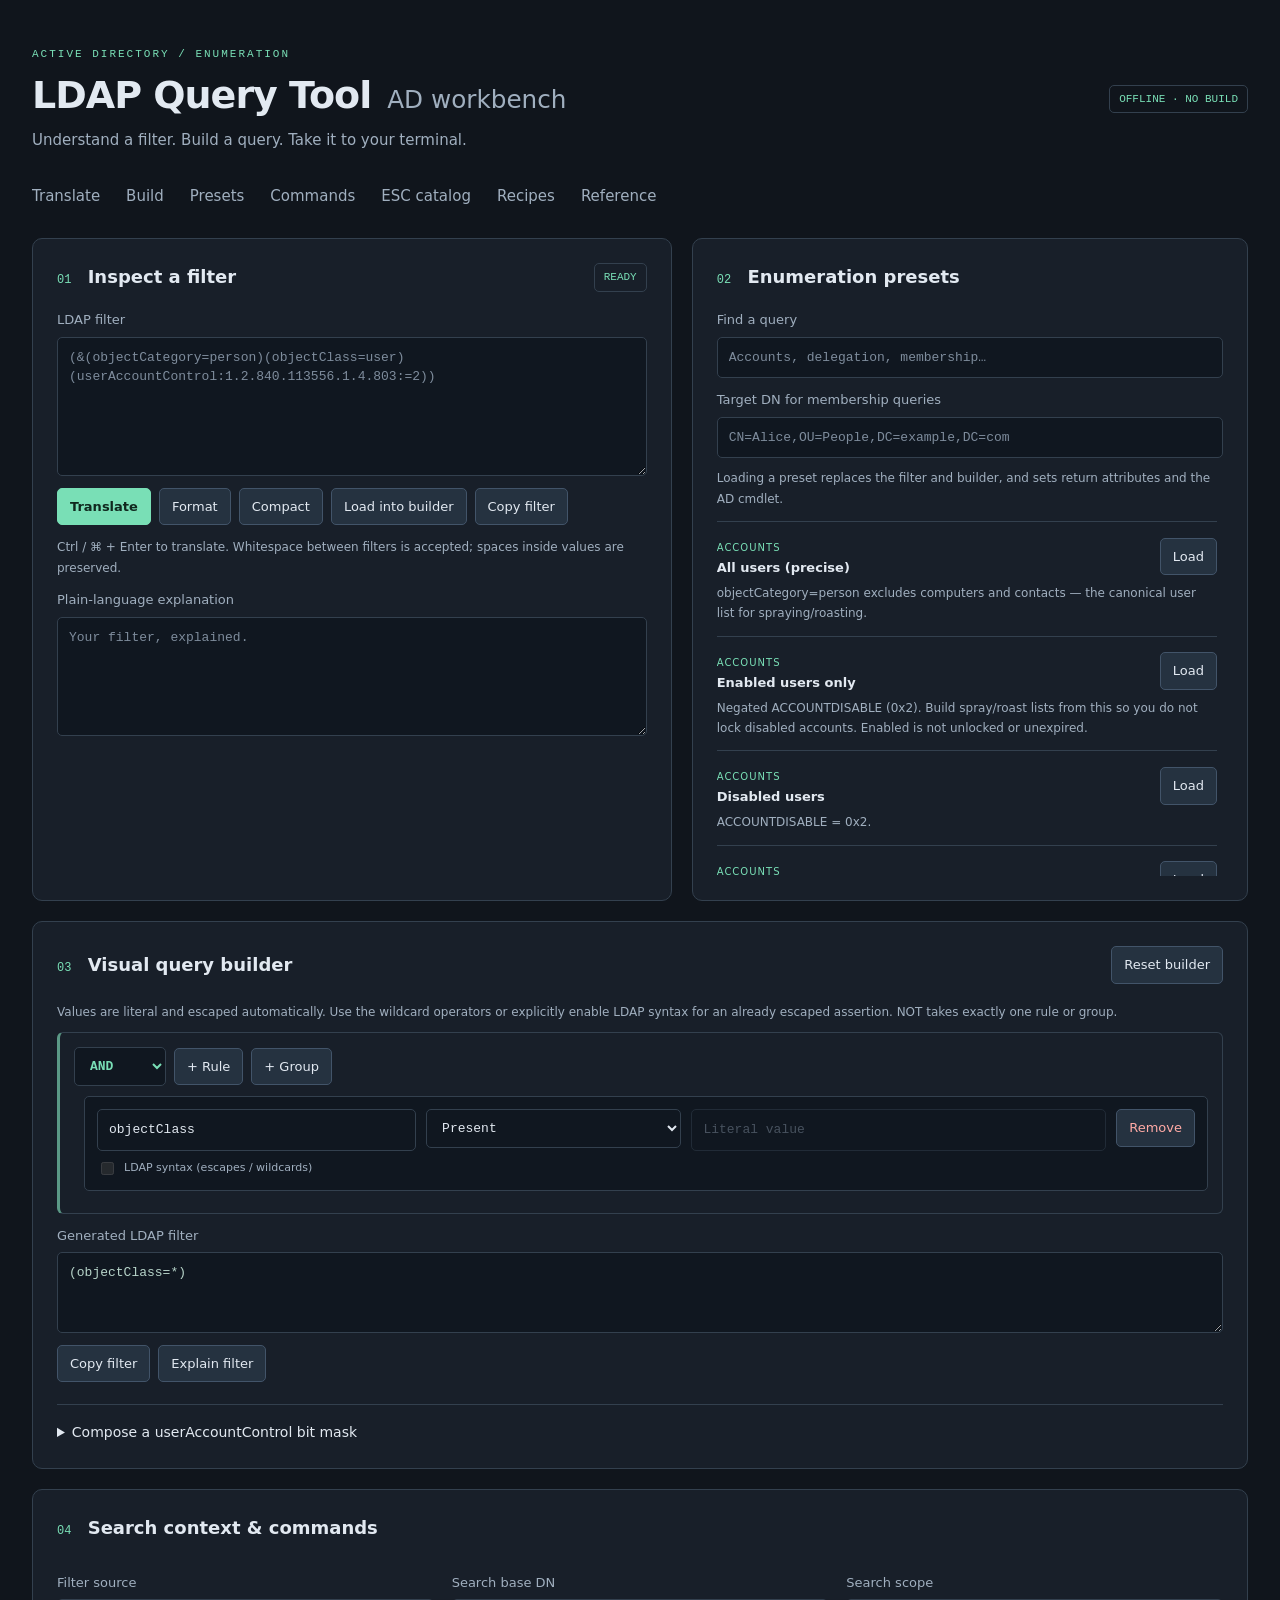
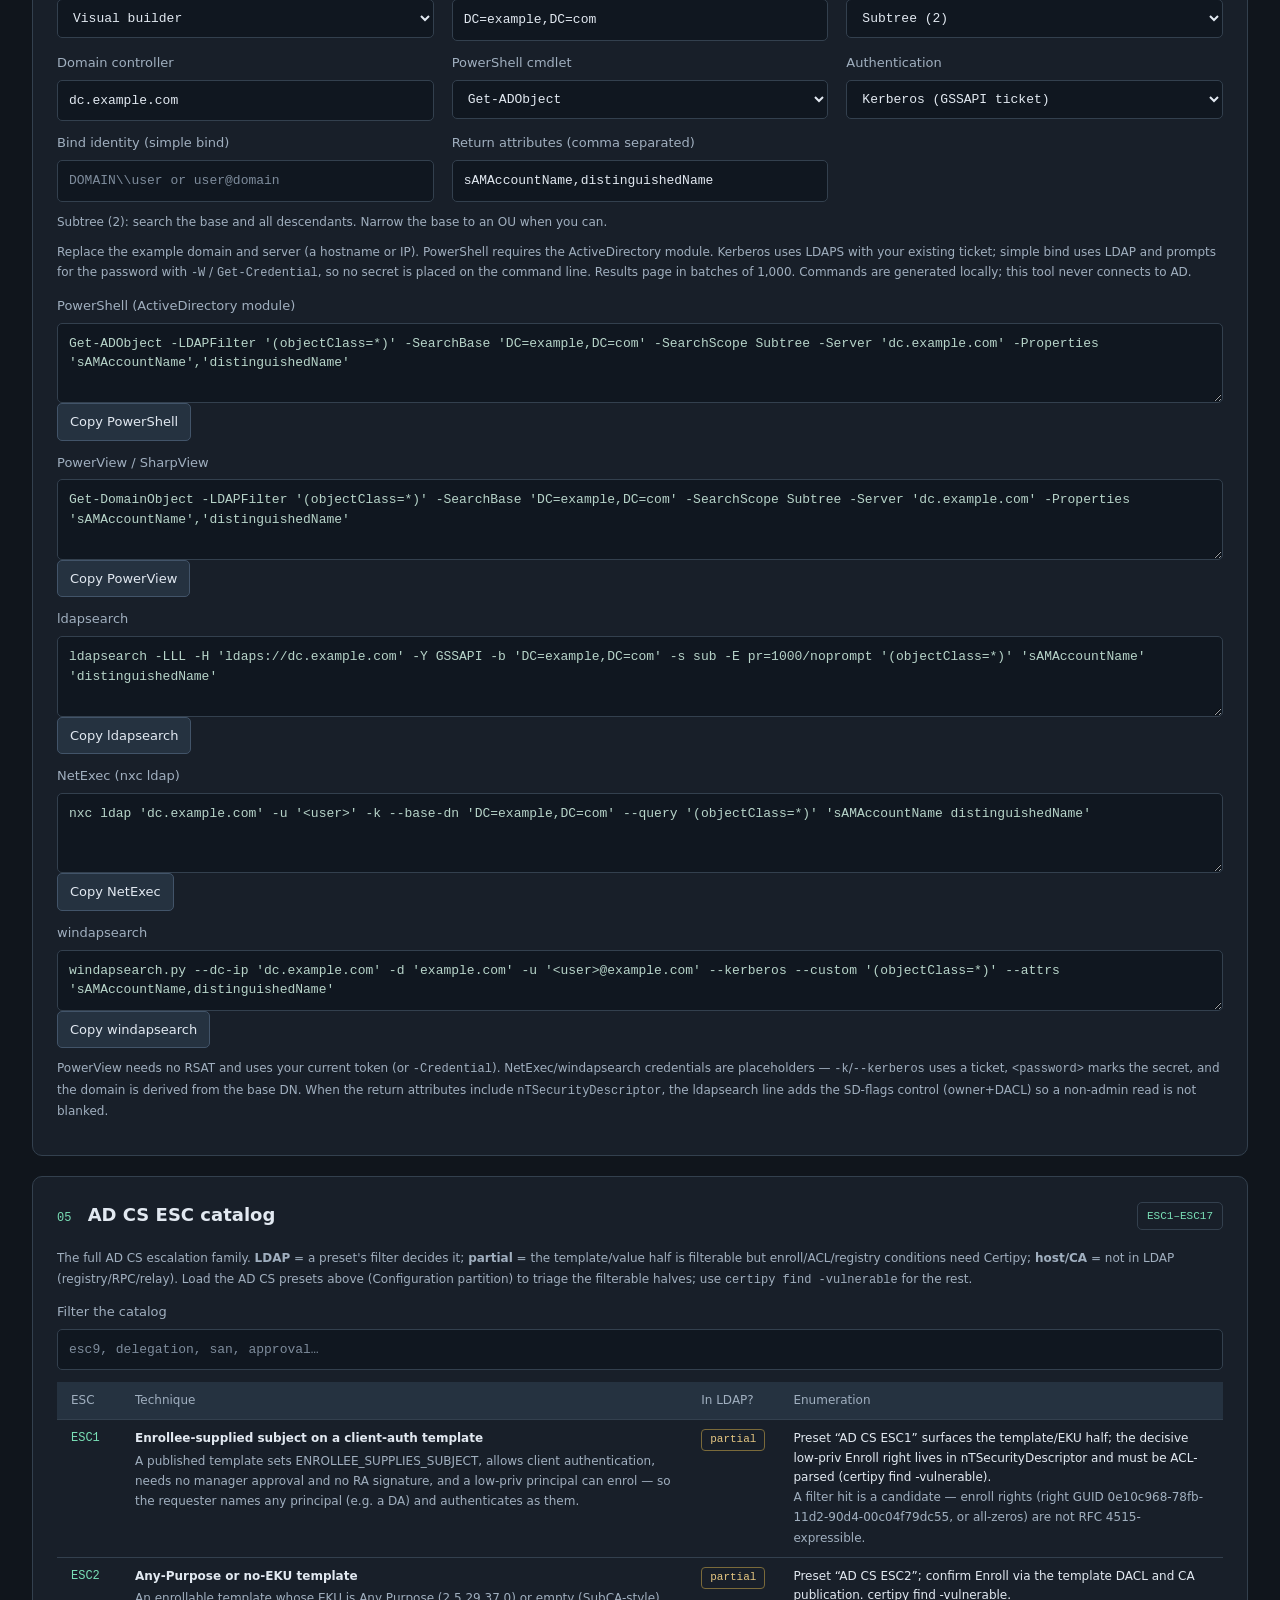
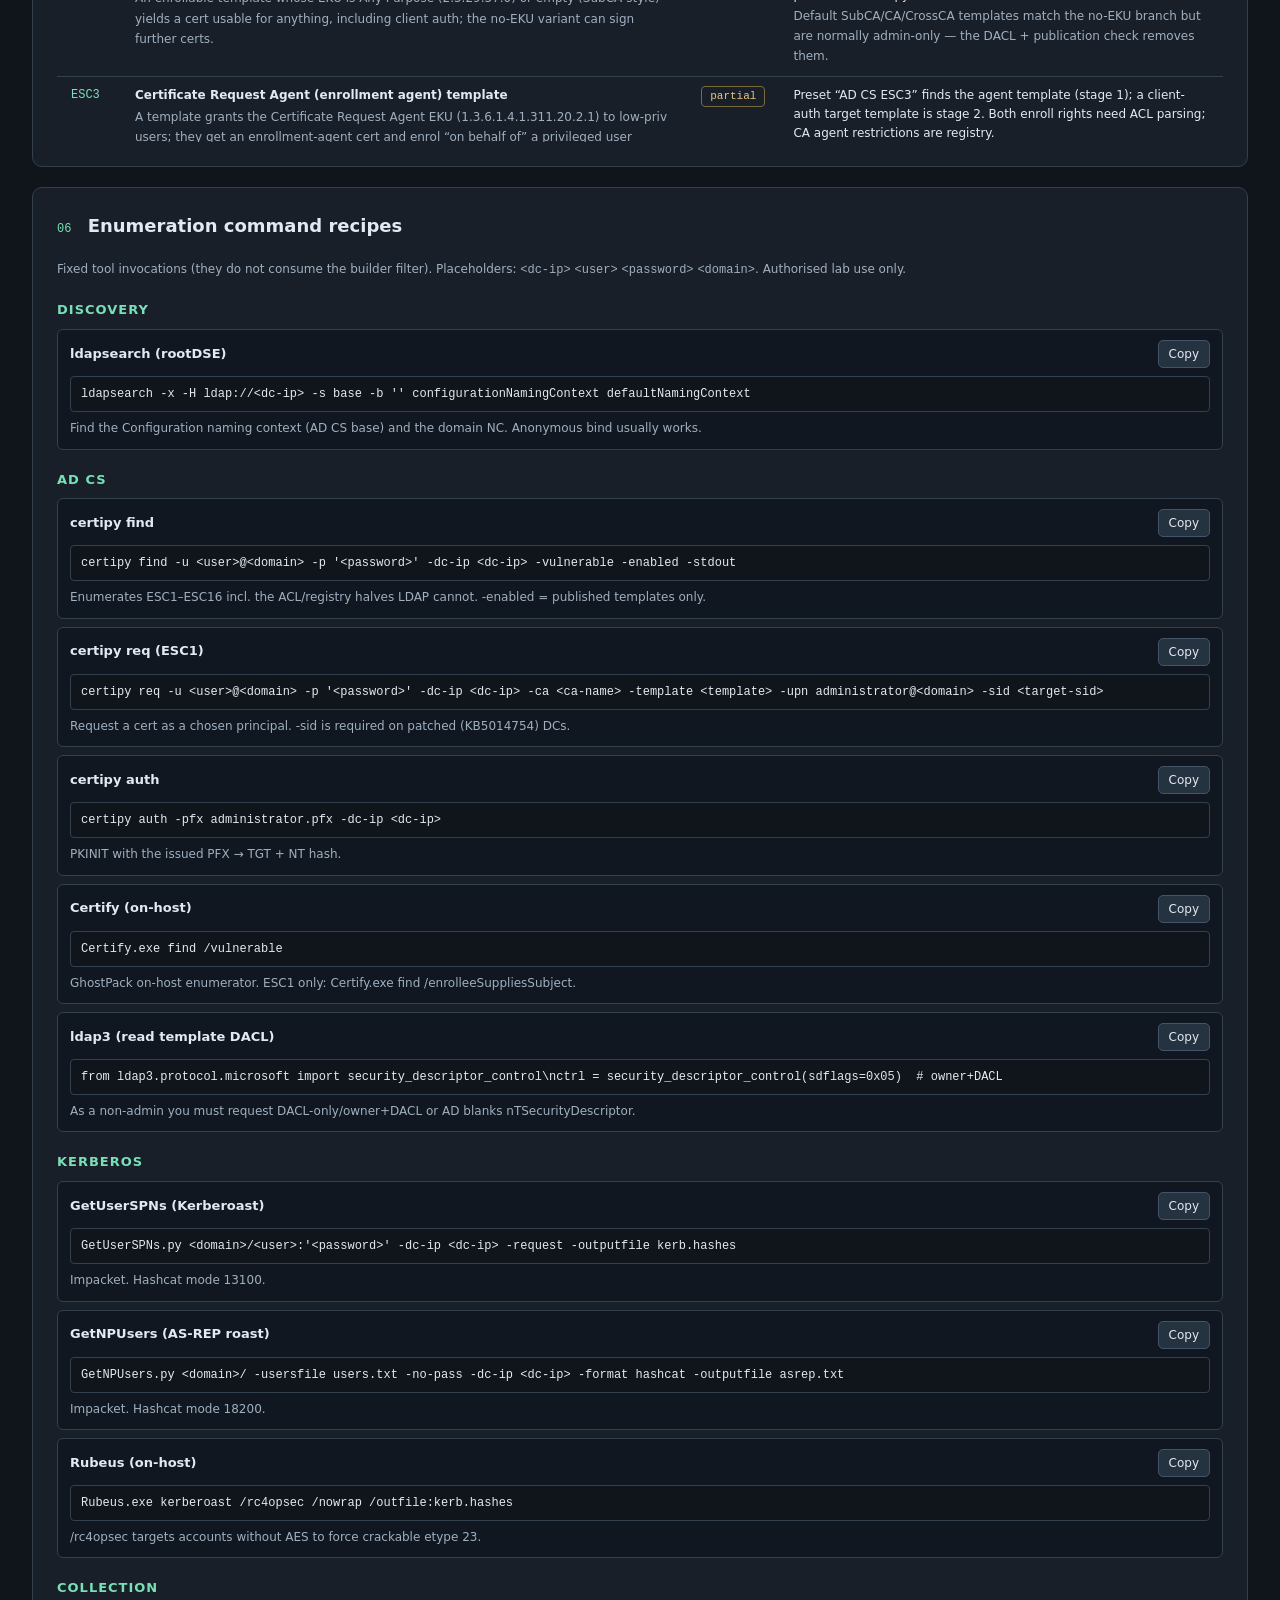
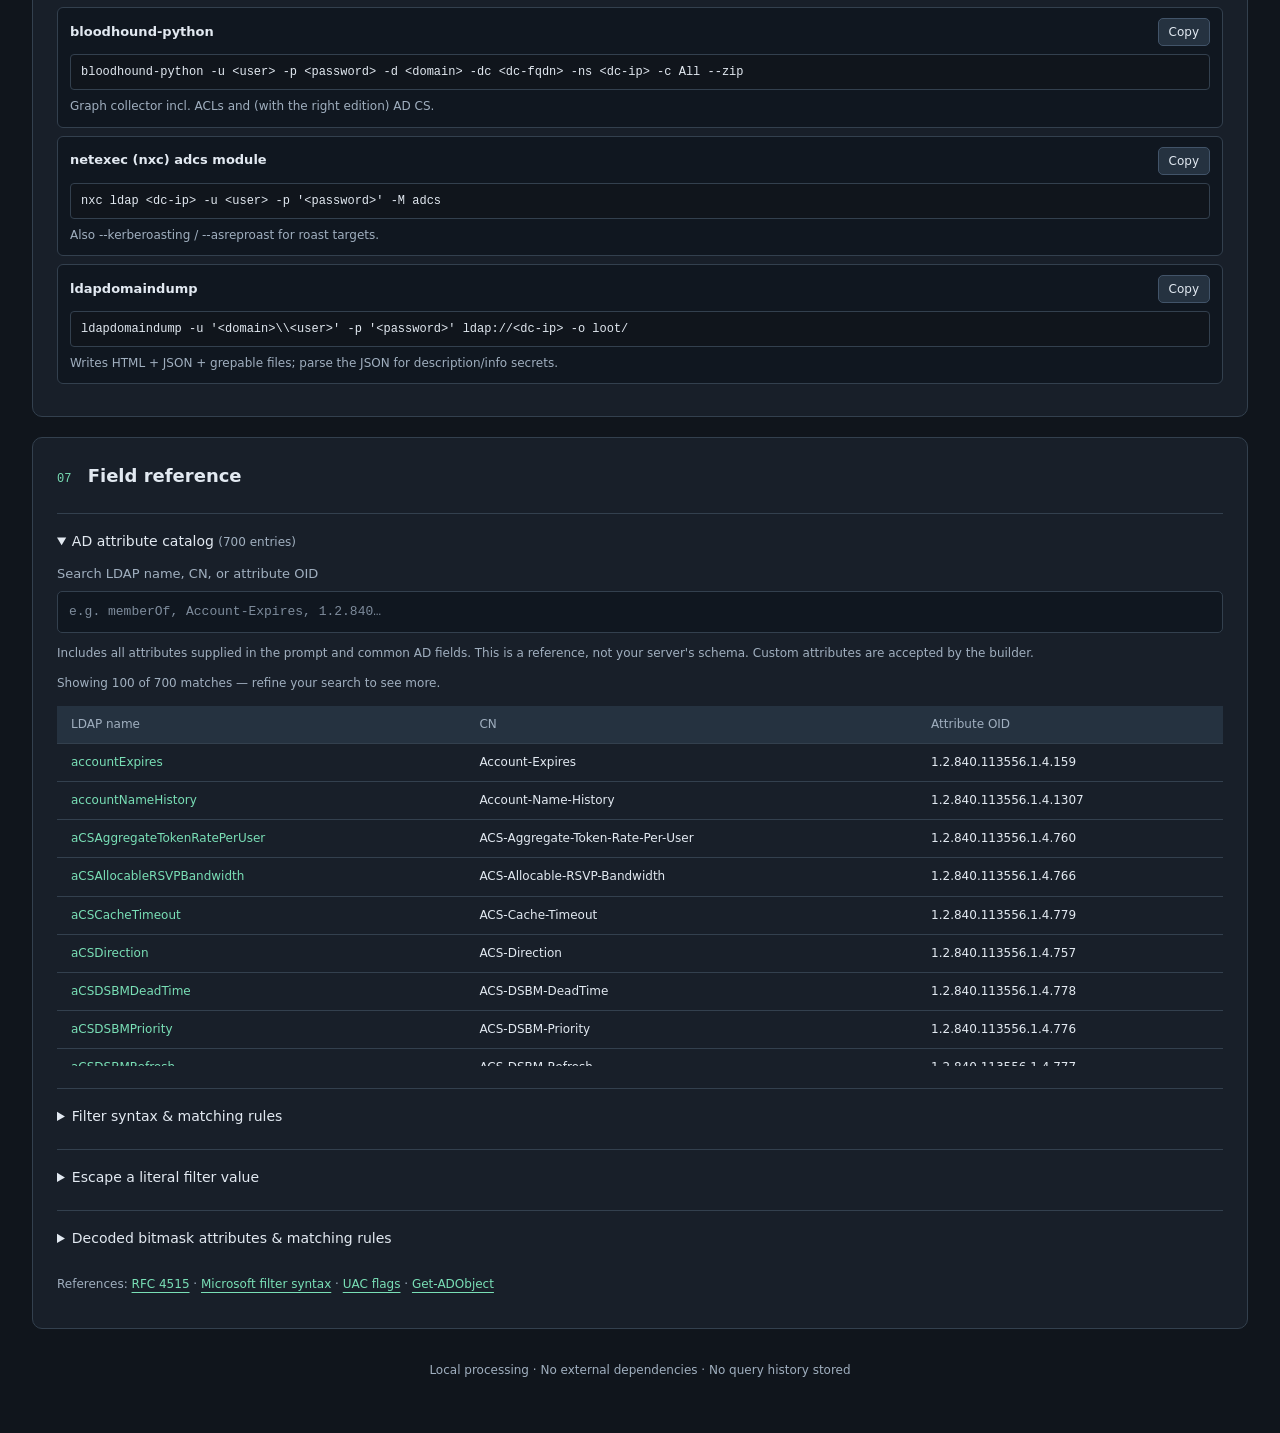
<file: index.html>
<!DOCTYPE html>
<html lang="en">
<head>
    <meta charset="UTF-8">
    <meta name="viewport" content="width=device-width, initial-scale=1.0">
    <meta name="description" content="An offline LDAP filter workbench for Active Directory enumeration.">
    <title>LDAP Query Tool · AD Workbench</title>
    <link rel="stylesheet" href="styles.css">
</head>
<body>
<main class="container">
    <header class="page-header">
        <div><p class="eyebrow">ACTIVE DIRECTORY / ENUMERATION</p><h1>LDAP Query Tool<span>AD workbench</span></h1><p>Understand a filter. Build a query. Take it to your terminal.</p></div>
        <span class="badge">OFFLINE · NO BUILD</span>
    </header>
    <nav aria-label="Workbench sections"><a href="#translator-section">Translate</a><a href="#builder-section">Build</a><a href="#presets-section">Presets</a><a href="#commands-section">Commands</a><a href="#adcs-section">ESC catalog</a><a href="#recipes-section">Recipes</a><a href="#reference-section">Reference</a></nav>
    <div class="workspace">
        <section id="translator-section" class="card">
            <div class="section-title"><h2><span>01</span> Inspect a filter</h2><span id="filter-status" class="badge">READY</span></div>
            <label for="ldap-input">LDAP filter</label>
            <textarea id="ldap-input" rows="6" spellcheck="false" placeholder="(&(objectCategory=person)(objectClass=user)(userAccountControl:1.2.840.113556.1.4.803:=2))"></textarea>
            <div class="toolbar"><button id="translate-btn" class="primary">Translate</button><button id="format-btn">Format</button><button id="compact-btn">Compact</button><button id="import-btn">Load into builder</button><button data-copy="ldap-input">Copy filter</button></div>
            <p class="hint">Ctrl / ⌘ + Enter to translate. Whitespace between filters is accepted; spaces inside values are preserved.</p>
            <div id="translator-error" class="error-msg" role="alert"></div>
            <label for="human-output">Plain-language explanation</label>
            <textarea id="human-output" rows="5" readonly placeholder="Your filter, explained."></textarea>
            <ul id="filter-notes" class="notes"></ul>
        </section>
        <section id="presets-section" class="card">
            <div class="section-title"><h2><span>02</span> Enumeration presets</h2></div>
            <label for="preset-search">Find a query</label><input id="preset-search" type="search" placeholder="Accounts, delegation, membership…">
            <label for="preset-dn">Target DN for membership queries</label><input id="preset-dn" type="text" placeholder="CN=Alice,OU=People,DC=example,DC=com" spellcheck="false">
            <p class="hint">Loading a preset replaces the filter and builder, and sets return attributes and the AD cmdlet.</p>
            <div id="preset-error" class="error-msg" role="alert"></div>
            <div id="preset-list" class="preset-list"></div>
        </section>
    </div>
    <section id="builder-section" class="card">
        <div class="section-title"><h2><span>03</span> Visual query builder</h2><button id="reset-builder">Reset builder</button></div>
        <p class="hint">Values are literal and escaped automatically. Use the wildcard operators or explicitly enable LDAP syntax for an already escaped assertion. NOT takes exactly one rule or group.</p>
        <div id="query-builder-root"></div>
        <div id="builder-error" class="error-msg" role="alert"></div>
        <label for="builder-output">Generated LDAP filter</label><textarea id="builder-output" rows="3" readonly></textarea>
        <div class="toolbar"><button data-copy="builder-output">Copy filter</button><button id="inspect-builder">Explain filter</button></div>
        <details><summary>Compose a userAccountControl bit mask</summary>
            <p class="hint">Select flags, then add an extensible rule to the root group. Decimal masks are required by AD.</p>
            <div id="uac-flags" class="flag-grid"></div>
            <div class="toolbar"><label for="uac-mode">Match</label><select id="uac-mode"><option value="and">All selected bits (803)</option><option value="or">Any selected bit (804)</option></select><output id="uac-mask">0</output><button id="add-uac">Add mask to builder</button></div>
            <div id="uac-error" class="error-msg" role="alert"></div>
        </details>
    </section>
    <section id="commands-section" class="card">
        <div class="section-title"><h2><span>04</span> Search context &amp; commands</h2></div>
        <div class="form-grid">
            <div><label for="command-source">Filter source</label><select id="command-source"><option value="builder">Visual builder</option><option value="translator">Filter input</option></select></div>
            <div><label for="search-base">Search base DN</label><input id="search-base" type="text" value="DC=example,DC=com" spellcheck="false"></div>
            <div><label for="search-scope">Search scope</label><select id="search-scope"><option value="Base">Base (0)</option><option value="OneLevel">OneLevel (1)</option><option value="Subtree" selected>Subtree (2)</option></select></div>
            <div><label for="server">Domain controller</label><input id="server" type="text" value="dc.example.com" spellcheck="false"></div>
            <div><label for="cmdlet">PowerShell cmdlet</label><select id="cmdlet"><option>Get-ADObject</option><option>Get-ADUser</option><option>Get-ADComputer</option><option>Get-ADGroup</option></select></div>
            <div><label for="auth">Authentication</label><select id="auth"><option value="gssapi">Kerberos (GSSAPI ticket)</option><option value="simple">Simple bind (user + password)</option></select></div>
            <div><label for="bind-user">Bind identity (simple bind)</label><input id="bind-user" type="text" placeholder="DOMAIN\\user or user@domain" spellcheck="false"></div>
            <div><label for="properties">Return attributes (comma separated)</label><input id="properties" type="text" value="sAMAccountName,distinguishedName" spellcheck="false"></div>
        </div>
        <p id="scope-help" class="hint"></p>
        <p class="hint">Replace the example domain and server (a hostname or IP). PowerShell requires the ActiveDirectory module. Kerberos uses LDAPS with your existing ticket; simple bind uses LDAP and prompts for the password with <code>-W</code> / <code>Get-Credential</code>, so no secret is placed on the command line. Results page in batches of 1,000. Commands are generated locally; this tool never connects to AD.</p>
        <div id="command-error" class="error-msg" role="alert"></div>
        <label for="powershell-output">PowerShell (ActiveDirectory module)</label><textarea id="powershell-output" rows="3" readonly></textarea><button data-copy="powershell-output">Copy PowerShell</button>
        <label for="powerview-output">PowerView / SharpView</label><textarea id="powerview-output" rows="3" readonly></textarea><button data-copy="powerview-output">Copy PowerView</button>
        <label for="ldapsearch-output">ldapsearch</label><textarea id="ldapsearch-output" rows="3" readonly></textarea><button data-copy="ldapsearch-output">Copy ldapsearch</button>
        <label for="netexec-output">NetExec (nxc ldap)</label><textarea id="netexec-output" rows="3" readonly></textarea><button data-copy="netexec-output">Copy NetExec</button>
        <label for="windapsearch-output">windapsearch</label><textarea id="windapsearch-output" rows="2" readonly></textarea><button data-copy="windapsearch-output">Copy windapsearch</button>
        <p class="hint">PowerView needs no RSAT and uses your current token (or <code>-Credential</code>). NetExec/windapsearch credentials are placeholders — <code>-k</code>/<code>--kerberos</code> uses a ticket, <code>&lt;password&gt;</code> marks the secret, and the domain is derived from the base DN. When the return attributes include <code>nTSecurityDescriptor</code>, the ldapsearch line adds the SD-flags control (owner+DACL) so a non-admin read is not blanked.</p>
    </section>
    <section id="adcs-section" class="card">
        <div class="section-title"><h2><span>05</span> AD CS ESC catalog</h2><span class="badge">ESC1–ESC17</span></div>
        <p class="hint">The full AD CS escalation family. <b>LDAP</b> = a preset's filter decides it; <b>partial</b> = the template/value half is filterable but enroll/ACL/registry conditions need Certipy; <b>host/CA</b> = not in LDAP (registry/RPC/relay). Load the AD CS presets above (Configuration partition) to triage the filterable halves; use <code>certipy find -vulnerable</code> for the rest.</p>
        <label for="esc-search">Filter the catalog</label><input id="esc-search" type="search" placeholder="esc9, delegation, san, approval…">
        <div class="table-scroll"><table><thead><tr><th>ESC</th><th>Technique</th><th>In&nbsp;LDAP?</th><th>Enumeration</th></tr></thead><tbody id="esc-catalog"></tbody></table></div>
    </section>
    <section id="recipes-section" class="card">
        <div class="section-title"><h2><span>06</span> Enumeration command recipes</h2></div>
        <p class="hint">Fixed tool invocations (they do not consume the builder filter). Placeholders: <code>&lt;dc-ip&gt;</code> <code>&lt;user&gt;</code> <code>&lt;password&gt;</code> <code>&lt;domain&gt;</code>. Authorised lab use only.</p>
        <div id="recipe-list"></div>
    </section>
    <section id="reference-section" class="card">
        <div class="section-title"><h2><span>07</span> Field reference</h2></div>
        <details open><summary>AD attribute catalog <span id="attribute-count"></span></summary>
            <label for="attribute-search">Search LDAP name, CN, or attribute OID</label><input id="attribute-search" type="search" placeholder="e.g. memberOf, Account-Expires, 1.2.840…">
            <p class="hint">Includes all attributes supplied in the prompt and common AD fields. This is a reference, not your server's schema. Custom attributes are accepted by the builder.</p>
            <p id="attribute-results" class="hint" aria-live="polite"></p><div class="table-scroll"><table><thead><tr><th>LDAP name</th><th>CN</th><th>Attribute OID</th></tr></thead><tbody id="attribute-table"></tbody></table></div>
        </details>
        <details><summary>Filter syntax &amp; matching rules</summary>
            <div class="table-scroll"><table><thead><tr><th>Intent</th><th>Syntax</th><th>Meaning</th></tr></thead><tbody>
                <tr><td>AND / OR / NOT</td><td><code>(&amp;(a=1)(b=2)) / (|(a=1)(b=2)) / (!(a=1))</code></td><td>AND and OR require children. NOT requires exactly one.</td></tr>
                <tr><td>Equality / inequality</td><td><code>(cn=Alice) / (!(cn=Alice))</code></td><td>Negate an equality filter for not equal.</td></tr>
                <tr><td>Presence / absence</td><td><code>(description=*) / (!(description=*))</code></td><td>Whether an attribute has a value.</td></tr>
                <tr><td>Comparison</td><td><code>(logonCount&gt;=10) / (logonCount&lt;=10) / (cn~=Alice)</code></td><td>Bare &gt; and &lt; are invalid. Approximate matching depends on server support.</td></tr>
                <tr><td>Substrings</td><td><code>(cn=Al*) / (cn=*ice) / (cn=*lic*)</code></td><td>Starts with / ends with / contains. Escape a literal star as \2a.</td></tr>
                <tr><td>Bitwise AND</td><td><code>1.2.840.113556.1.4.803</code></td><td>All mask bits must be set.</td></tr>
                <tr><td>Bitwise OR</td><td><code>1.2.840.113556.1.4.804</code></td><td>At least one mask bit must be set.</td></tr>
                <tr><td>Recursive DN match</td><td><code>1.2.840.113556.1.4.1941</code></td><td>Follows DN links such as member or memberOf.</td></tr>
                <tr><td>Extensible match</td><td><code>(userAccountControl:1.2.840.113556.1.4.803:=2)</code></td><td>Optional :dn includes DN attributes. Other matching rules depend on the directory.</td></tr>
            </tbody></table></div>
        </details>
        <details><summary>Escape a literal filter value</summary>
            <p class="hint">Filter escaping: * → \2a, ( → \28, ) → \29, backslash → \5c, NUL → \00. DN escaping is a separate layer: enter an already formed DN as a literal value.</p>
            <label for="escape-input">Literal value</label><input id="escape-input" type="text" placeholder="Alice (Operations)*" spellcheck="false">
            <label for="escape-output">LDAP-escaped value</label><textarea id="escape-output" rows="2" readonly></textarea><button data-copy="escape-output">Copy escaped value</button><div id="escape-error" class="error-msg" role="alert"></div>
        </details>
        <details><summary>Decoded bitmask attributes &amp; matching rules</summary>
            <p class="hint">These attributes are decoded into named flags when matched with a bitwise rule (<code>1.2.840.113556.1.4.803</code> / <code>804</code>). AD expects a decimal mask.</p>
            <div class="table-scroll"><table><thead><tr><th>Attribute</th><th>Decoded as</th><th>Notable flags</th></tr></thead><tbody>
                <tr><td>userAccountControl</td><td>UAC flags</td><td><code>2</code> ACCOUNTDISABLE · <code>32</code> PASSWD_NOTREQD · <code>524288</code> TRUSTED_FOR_DELEGATION · <code>4194304</code> DONT_REQ_PREAUTH</td></tr>
                <tr><td>groupType</td><td>Group type</td><td><code>2</code> Global · <code>4</code> Domain Local · <code>8</code> Universal · <code>0x80000000</code> Security-enabled</td></tr>
                <tr><td>msDS-SupportedEncryptionTypes</td><td>Kerberos etypes</td><td><code>4</code> RC4 · <code>8</code> AES128 · <code>16</code> AES256</td></tr>
                <tr><td>trustAttributes</td><td>Trust flags</td><td><code>8</code> FOREST_TRANSITIVE · <code>4</code> QUARANTINED (SID filtering) · <code>64</code> TREAT_AS_EXTERNAL</td></tr>
                <tr><td>msPKI-Certificate-Name-Flag</td><td>AD CS name flags</td><td><code>1</code> ENROLLEE_SUPPLIES_SUBJECT (ESC1 signal)</td></tr>
                <tr><td>msPKI-Enrollment-Flag</td><td>AD CS enrollment flags</td><td><code>2</code> PEND_ALL_REQUESTS (manager approval) · <code>0x80000</code> NO_SECURITY_EXTENSION</td></tr>
            </tbody></table></div>
            <p class="hint">Common EKU OIDs are named in explanations: <code>1.3.6.1.5.5.7.3.2</code> Client Authentication · <code>1.3.6.1.4.1.311.20.2.2</code> Smart Card Logon · <code>2.5.29.37.0</code> Any Purpose · <code>1.3.6.1.5.2.3.4</code> PKINIT Client Authentication. AD CS objects live under <code>CN=Configuration,DC=…</code> — set that as the search base.</p>
        </details>
        <p class="hint sources">References: <a href="https://www.rfc-editor.org/rfc/rfc4515">RFC 4515</a> · <a href="https://learn.microsoft.com/en-us/windows/win32/adsi/search-filter-syntax">Microsoft filter syntax</a> · <a href="https://learn.microsoft.com/en-us/troubleshoot/windows-server/active-directory/useraccountcontrol-manipulate-account-properties">UAC flags</a> · <a href="https://learn.microsoft.com/en-us/powershell/module/activedirectory/get-adobject">Get-ADObject</a></p>
    </section>
    <footer>Local processing · No external dependencies · No query history stored</footer>
    <p id="copy-status" role="status" aria-live="polite"></p>
</main>
<datalist id="attribute-options"></datalist>
<datalist id="matching-rules"><option value="1.2.840.113556.1.4.803">Bitwise AND</option><option value="1.2.840.113556.1.4.804">Bitwise OR</option><option value="1.2.840.113556.1.4.1941">Recursive DN match</option></datalist>
<template id="group-template">
    <div class="group-container"><div class="group-header">
        <select class="group-condition" aria-label="Group logic"><option value="&">AND</option><option value="|">OR</option><option value="!">NOT</option></select>
        <button class="add-rule-btn">+ Rule</button><button class="add-group-btn">+ Group</button><button class="remove-group-btn danger">Remove group</button>
    </div><div class="group-rules"></div></div>
</template>
<template id="rule-template">
    <div class="rule-container"><div class="rule-main">
        <input type="text" class="rule-field" list="attribute-options" placeholder="Attribute" aria-label="Attribute" spellcheck="false">
        <select class="rule-operator" aria-label="Rule operator">
            <option value="=">Equals</option><option value="!=">Not equal</option><option value="~=">Approximate (~=)</option><option value=">=">Greater or equal (&gt;=)</option><option value="<=">Less or equal (&lt;=)</option><option value="contains">Contains</option><option value="starts">Starts with</option><option value="ends">Ends with</option><option value="present">Present</option><option value="absent">Not present</option><option value=":=">Extensible match (OID)</option>
        </select>
        <input type="text" class="rule-value" placeholder="Literal value" aria-label="Assertion value" spellcheck="false"><button class="remove-rule-btn danger" aria-label="Remove rule">Remove</button>
    </div><div class="rule-options"><label class="check"><input type="checkbox" class="rule-raw">LDAP syntax (escapes / wildcards)</label>
        <div class="extensible-options" hidden><input type="text" class="rule-oid" list="matching-rules" placeholder="Matching rule OID or name" aria-label="Matching rule" spellcheck="false"><label class="check"><input type="checkbox" class="rule-dn">Include DN attributes (:dn)</label></div>
    </div></div>
</template>
<script src="ldap.js"></script><script src="attributes.js"></script><script src="presets.js"></script><script src="adcs-reference.js"></script><script src="app.js"></script>
</body>
</html>
</file>
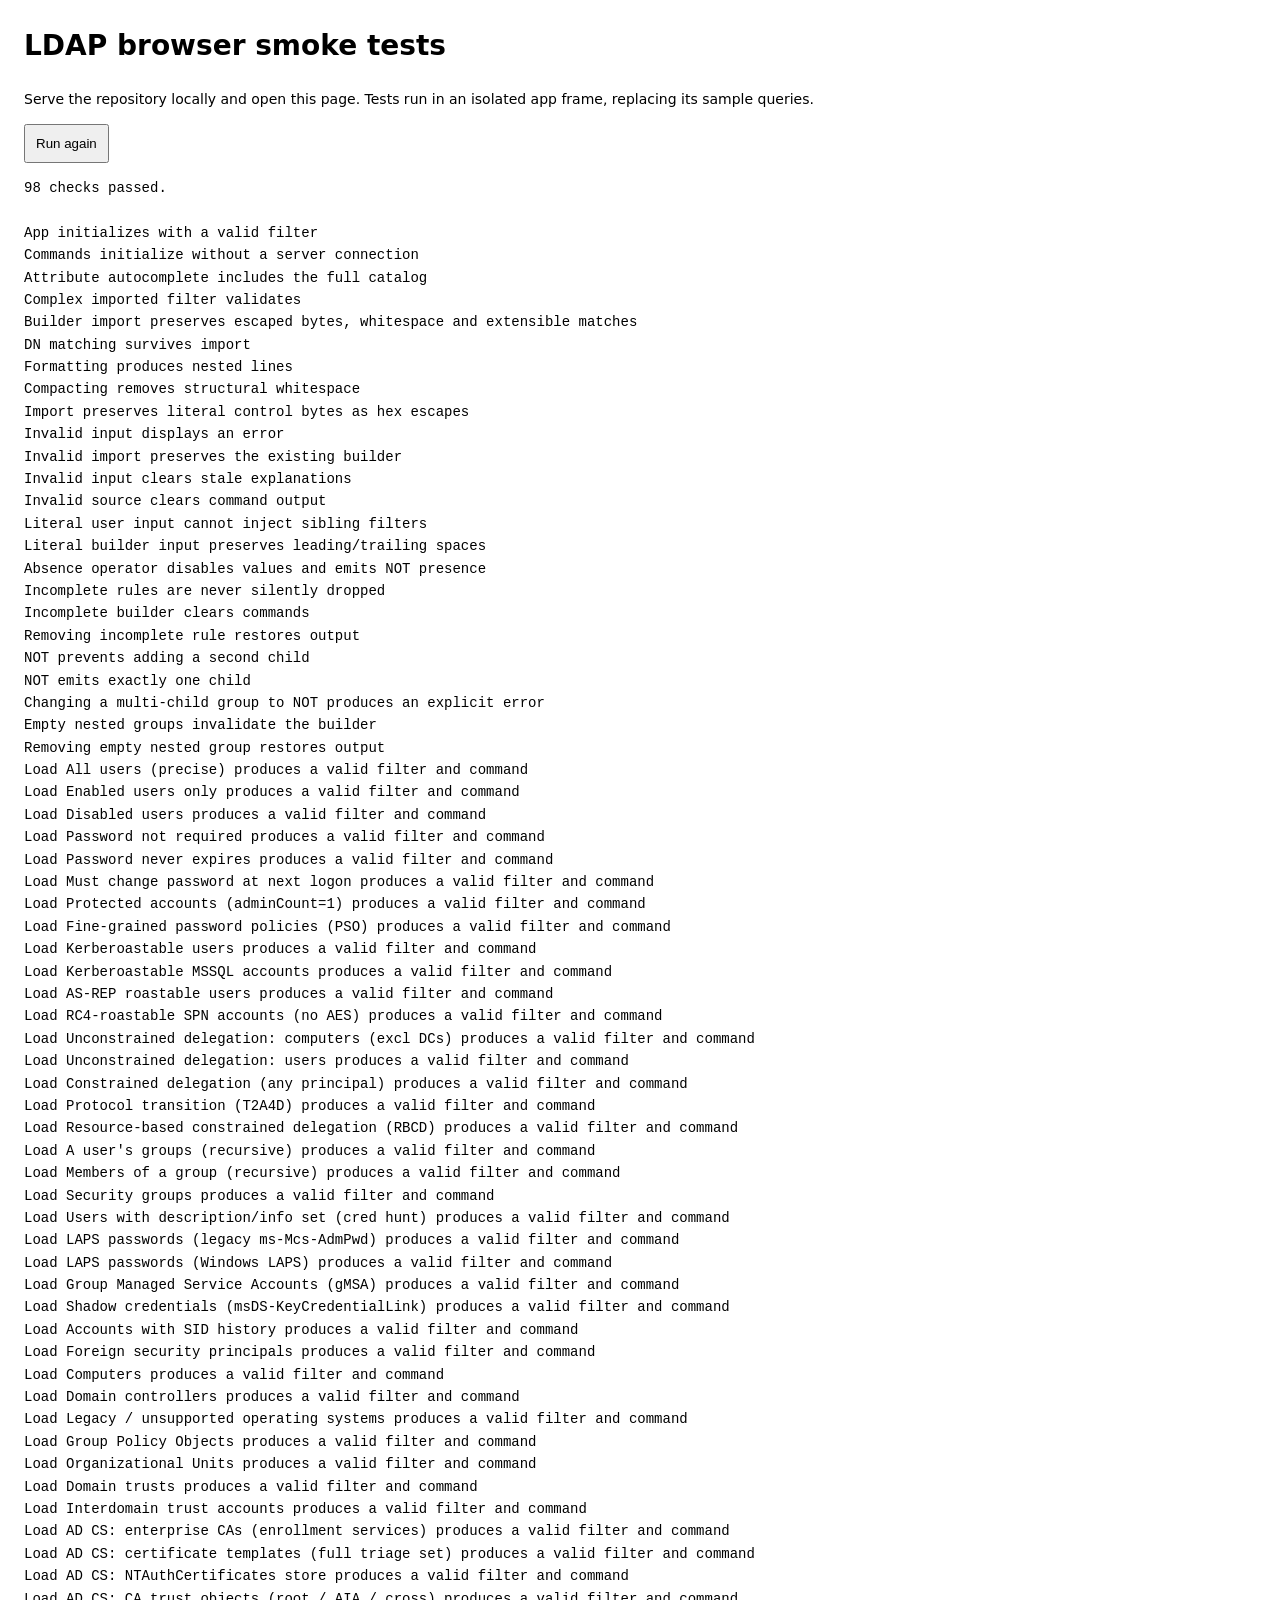
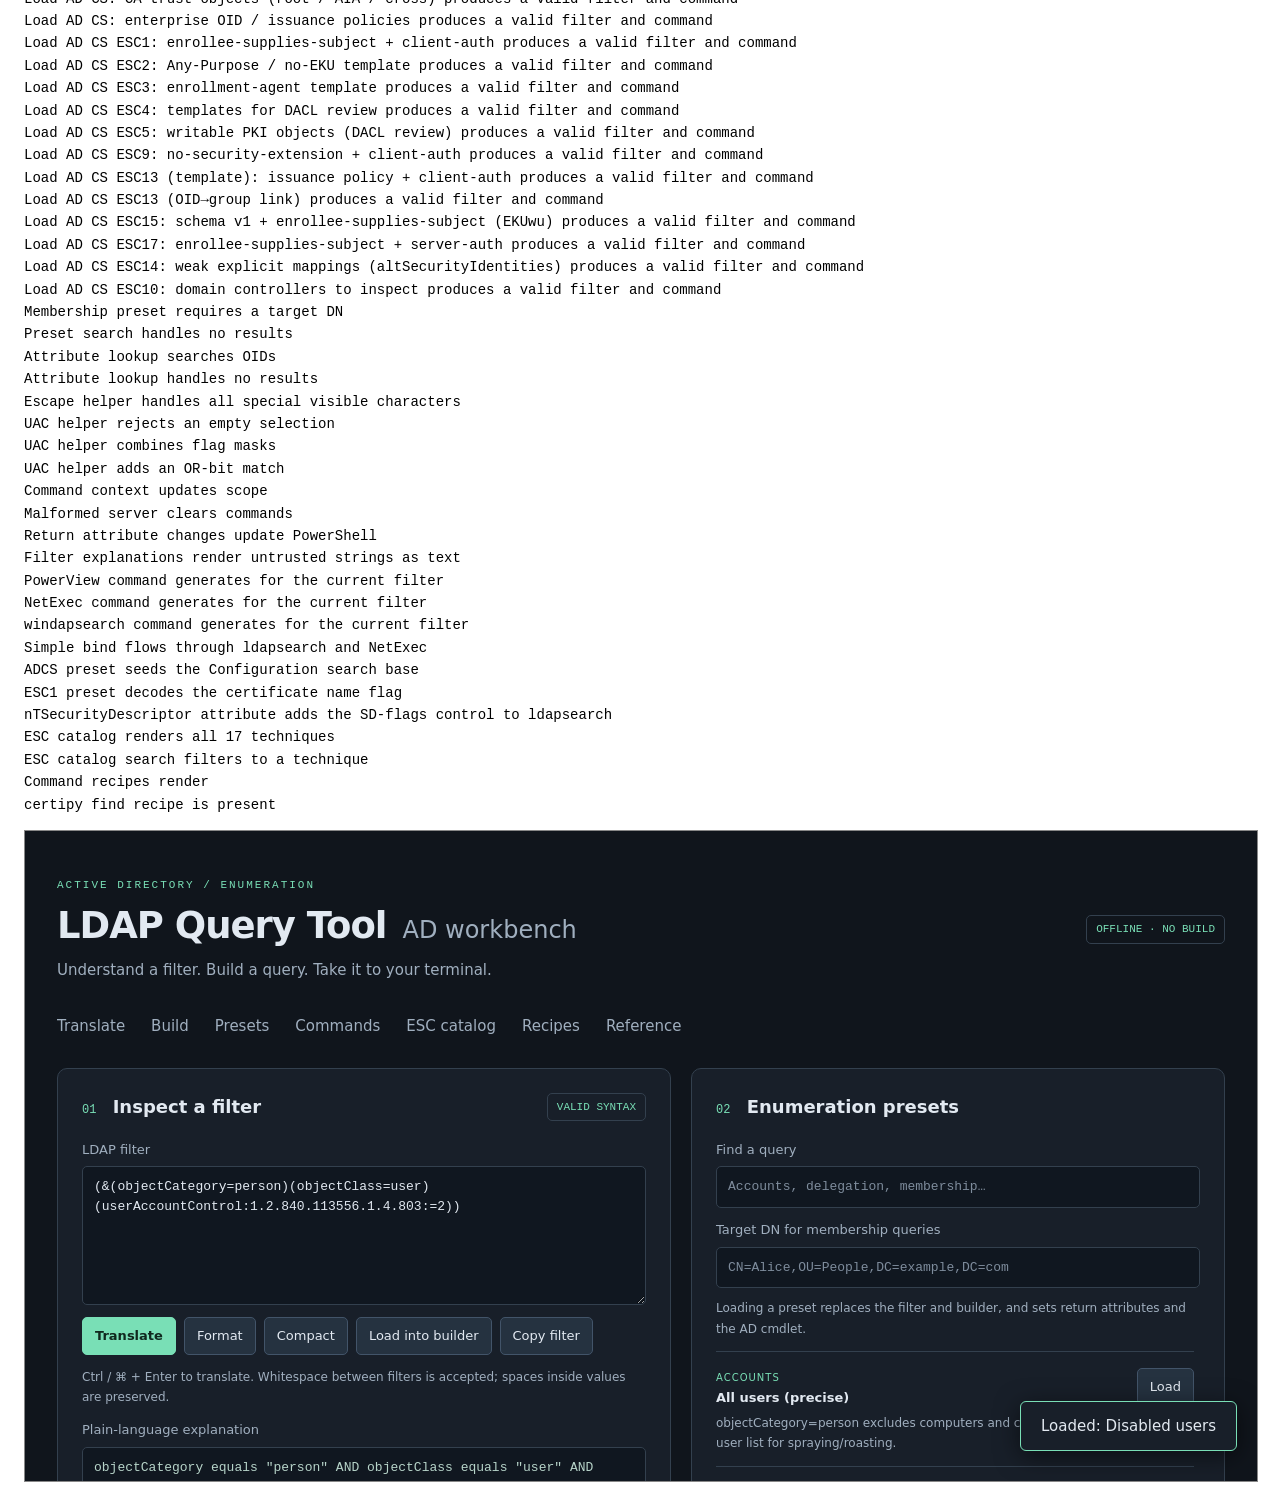
<file: tests/browser.html>
<!doctype html>
<html lang="en">
<head><meta charset="utf-8"><meta name="viewport" content="width=device-width, initial-scale=1"><title>LDAP browser smoke tests</title>
<style>body{font:14px/1.6 system-ui;margin:24px}iframe{width:100%;height:650px;border:1px solid #888}pre{white-space:pre-wrap}button{padding:10px}</style></head>
<body>
<h1>LDAP browser smoke tests</h1>
<p>Serve the repository locally and open this page. Tests run in an isolated app frame, replacing its sample queries.</p>
<button id="run">Run again</button><pre id="results" role="status">Loading…</pre>
<iframe id="app" title="Application under test" src="../index.html"></iframe>
<script>
'use strict';
const frame = document.getElementById('app');
const results = document.getElementById('results');
document.getElementById('run').onclick = () => { results.textContent = 'Loading…'; frame.src = '../index.html'; };
frame.onload = () => {
    try {
        const script = frame.contentDocument.createElement('script');
        script.src = 'tests/browser.js';
        script.onload = async () => {
            try {
                const report = await frame.contentWindow.runBrowserTests();
                results.textContent = `${report.passed} checks passed.\n\n${report.results.join('\n')}`;
            } catch (error) { results.textContent = `FAILED: ${error.message}`; }
        };
        script.onerror = () => { results.textContent = 'Could not load browser.js.'; };
        frame.contentDocument.head.append(script);
    } catch (error) { results.textContent = 'Serve the repository over HTTP, for example: python3 -m http.server 8000\n' + error.message; }
};
</script>
</body>
</html>
</file>
<file: styles.css>
:root { color-scheme: dark; --bg: #10151c; --card: #181f29; --input: #101720; --line: #33404e; --text: #e2e9f1; --muted: #a0afbf; --accent: #79dfb6; --error: #ffaaa5; }
* { box-sizing: border-box; }
html { scroll-behavior: smooth; }
body { margin: 0; background: var(--bg); color: var(--text); font: 15px/1.6 system-ui, -apple-system, sans-serif; }
.container { max-width: 1420px; padding: 36px 32px; margin: auto; }
.page-header { display: flex; align-items: center; justify-content: space-between; gap: 20px; }
h1 { margin: 4px 0; font-size: clamp(26px, 3vw, 38px); letter-spacing: -1px; line-height: 1.2; }
h1 span { display: inline-block; color: var(--muted); margin-left: 16px; font-weight: 400; font-size: .65em; letter-spacing: 0; }
p { margin: 10px 0; }
.page-header p { color: var(--muted); }
.page-header .eyebrow { color: var(--accent); letter-spacing: 2px; font: 11px/1.5 monospace; }
.badge { flex-shrink: 0; color: var(--accent); border: 1px solid var(--line); border-radius: 5px; padding: 5px 9px; font: 11px/1.5 monospace; }
nav { display: flex; gap: 26px; padding: 22px 0; margin-bottom: 8px; overflow-x: auto; }
a { color: var(--accent); text-underline-offset: 4px; }
nav a { text-decoration: none; color: var(--muted); }
nav a:hover { color: var(--accent); }
.workspace { display: grid; grid-template-columns: 1.15fr 1fr; gap: 20px; align-items: stretch; }
.card { min-width: 0; padding: 24px; background: var(--card); border: 1px solid var(--line); border-radius: 10px; margin-bottom: 20px; scroll-margin-top: 16px; }
.section-title { display: flex; align-items: center; justify-content: space-between; gap: 12px; margin-bottom: 18px; }
h2 { font-size: 18px; margin: 0; font-weight: 600; }
h2 span { color: var(--accent); font: 12px monospace; margin-right: 10px; }
label { display: block; font-size: 13px; margin: 12px 0 6px; color: var(--muted); }
input:not([type=checkbox]), textarea, select { display: block; width: 100%; min-width: 0; border: 1px solid var(--line); background: var(--input); color: var(--text); border-radius: 5px; padding: 10px 11px; font: 13px/1.5 ui-monospace, SFMono-Regular, Consolas, monospace; }
textarea { resize: vertical; tab-size: 2; }
textarea[readonly] { color: #b7d4c9; }
input::placeholder, textarea::placeholder { color: #7e8c9c; opacity: 1; }
button { background: #253240; color: var(--text); border: 1px solid #425469; border-radius: 5px; padding: 8px 12px; font: 13px/1.5 system-ui, sans-serif; cursor: pointer; }
button:hover { background: #34465a; }
button.primary { background: var(--accent); color: #10281e; border-color: var(--accent); font-weight: 650; }
button.danger { color: var(--error); }
button:disabled { opacity: .45; cursor: not-allowed; }
input:disabled { opacity: .5; }
:focus-visible { outline: 2px solid var(--accent); outline-offset: 3px; }
.toolbar { display: flex; flex-wrap: wrap; align-items: center; gap: 8px; margin: 12px 0; }
.toolbar select { width: auto; }
.toolbar label { margin: 0; }
.hint { color: var(--muted); font-size: 12px; line-height: 1.7; }
.error-msg { color: var(--error); font-size: 13px; overflow-wrap: anywhere; }
.error-msg:not(:empty) { margin: 12px 0; }
.notes { padding-left: 20px; color: #e6c782; font-size: 12px; }
.notes:empty { display: none; }
.preset-list { max-height: 355px; overflow-y: auto; margin-top: 12px; padding-right: 6px; }
.preset { padding: 12px 0; border-top: 1px solid var(--line); display: grid; grid-template-columns: 1fr auto; gap: 4px 12px; align-items: center; }
.preset h3 { font-size: 13px; margin: 0; font-weight: 600; }
.preset p { grid-column: 1 / -1; margin: 0; }
.preset small { color: var(--accent); font-size: 10px; text-transform: uppercase; letter-spacing: 1px; }
.group-container { border: 1px solid var(--line); border-left: 3px solid #5b9986; padding: 14px; border-radius: 6px; margin: 10px 0; min-width: 0; }
.group-header { display: flex; flex-wrap: wrap; gap: 8px; align-items: center; margin-bottom: 10px; }
.group-condition { width: 92px; color: var(--accent); font-weight: bold; }
.remove-group-btn { margin-left: auto; }
.group-rules { padding-left: 10px; }
.rule-container { background: var(--input); padding: 12px; margin: 8px 0; border: 1px solid var(--line); border-radius: 5px; }
.rule-main { display: grid; grid-template-columns: minmax(120px, 1fr) minmax(125px, .8fr) minmax(140px, 1.3fr) auto; gap: 10px; align-items: start; }
.rule-options { display: flex; flex-wrap: wrap; gap: 8px 22px; align-items: center; margin-top: 8px; }
.check { display: flex; align-items: center; gap: 7px; margin: 0; font-size: 11px; }
input[type=checkbox] { accent-color: var(--accent); flex-shrink: 0; }
.extensible-options { display: flex; flex: 1; flex-wrap: wrap; gap: 12px; align-items: center; }
.extensible-options input[type=text] { flex: 1; min-width: 220px; }
[hidden] { display: none !important; }
.form-grid { display: grid; grid-template-columns: repeat(3, minmax(0, 1fr)); gap: 0 18px; }
details { border-top: 1px solid var(--line); margin-top: 22px; padding-top: 16px; }
summary { cursor: pointer; font-size: 14px; color: var(--text); }
summary span { color: var(--muted); font-size: 12px; }
.flag-grid { display: grid; grid-template-columns: repeat(auto-fit, minmax(270px, 1fr)); gap: 10px; margin: 18px 0; }
.flag-grid label { font-family: monospace; overflow-wrap: anywhere; }
output { color: var(--accent); font-family: monospace; padding: 0 10px; }
.table-scroll { max-height: 360px; overflow: auto; margin-top: 12px; }
table { border-collapse: collapse; width: 100%; text-align: left; font-size: 12px; }
th, td { padding: 9px 14px; border-bottom: 1px solid var(--line); overflow-wrap: anywhere; }
th { position: sticky; top: 0; background: #253240; color: var(--muted); font-weight: 500; }
td:first-child { color: var(--accent); }
code { font-family: ui-monospace, monospace; }
.sources { margin-top: 24px; }
.tag { display: inline-block; padding: 2px 8px; border-radius: 4px; font: 11px/1.4 monospace; border: 1px solid var(--line); white-space: nowrap; }
.tag-yes { color: var(--accent); border-color: #3c7; }
.tag-partial { color: #e6c782; border-color: #7a6a3a; }
.tag-no { color: var(--muted); }
.esc-title { font-weight: 600; margin-bottom: 2px; }
#esc-catalog td { vertical-align: top; }
#esc-catalog td:first-child { color: var(--accent); font-family: monospace; white-space: nowrap; }
.recipe-group { margin: 20px 0 6px; font-size: 13px; color: var(--accent); text-transform: uppercase; letter-spacing: 1px; }
.recipe { border: 1px solid var(--line); border-radius: 6px; padding: 10px 12px; margin: 8px 0; background: var(--input); }
.recipe-head { display: flex; align-items: center; justify-content: space-between; gap: 10px; }
.recipe-head strong { font-size: 13px; }
.copy-recipe { padding: 4px 10px; font-size: 12px; }
.recipe pre { margin: 8px 0 6px; padding: 8px 10px; background: var(--bg); border: 1px solid var(--line); border-radius: 4px; overflow-x: auto; font: 12px/1.5 ui-monospace, monospace; white-space: pre-wrap; overflow-wrap: anywhere; }
.recipe p { margin: 0; }
#copy-status:not(:empty) { position: fixed; bottom: 20px; right: 20px; max-width: 90vw; padding: 12px 20px; border: 1px solid var(--accent); background: var(--card); border-radius: 6px; box-shadow: 0 5px 25px #0008; }
footer { text-align: center; color: var(--muted); font-size: 12px; padding: 12px; }
@media (max-width: 1050px) { .workspace { grid-template-columns: 1fr; } .form-grid { grid-template-columns: 1fr 1fr; } }
@media (max-width: 700px) { .container { padding: 20px 12px; } .card { padding: 16px; } .page-header { align-items: flex-start; flex-direction: column; } h1 span { display: block; margin: 10px 0 0; } .form-grid, .rule-main { grid-template-columns: 1fr; } .group-rules { padding-left: 0; } .group-container { padding: 8px; } .section-title { align-items: flex-start; flex-wrap: wrap; } nav { gap: 22px; } .toolbar select { max-width: 100%; } }
@media (prefers-reduced-motion: reduce) { html { scroll-behavior: auto; } }
</file>
